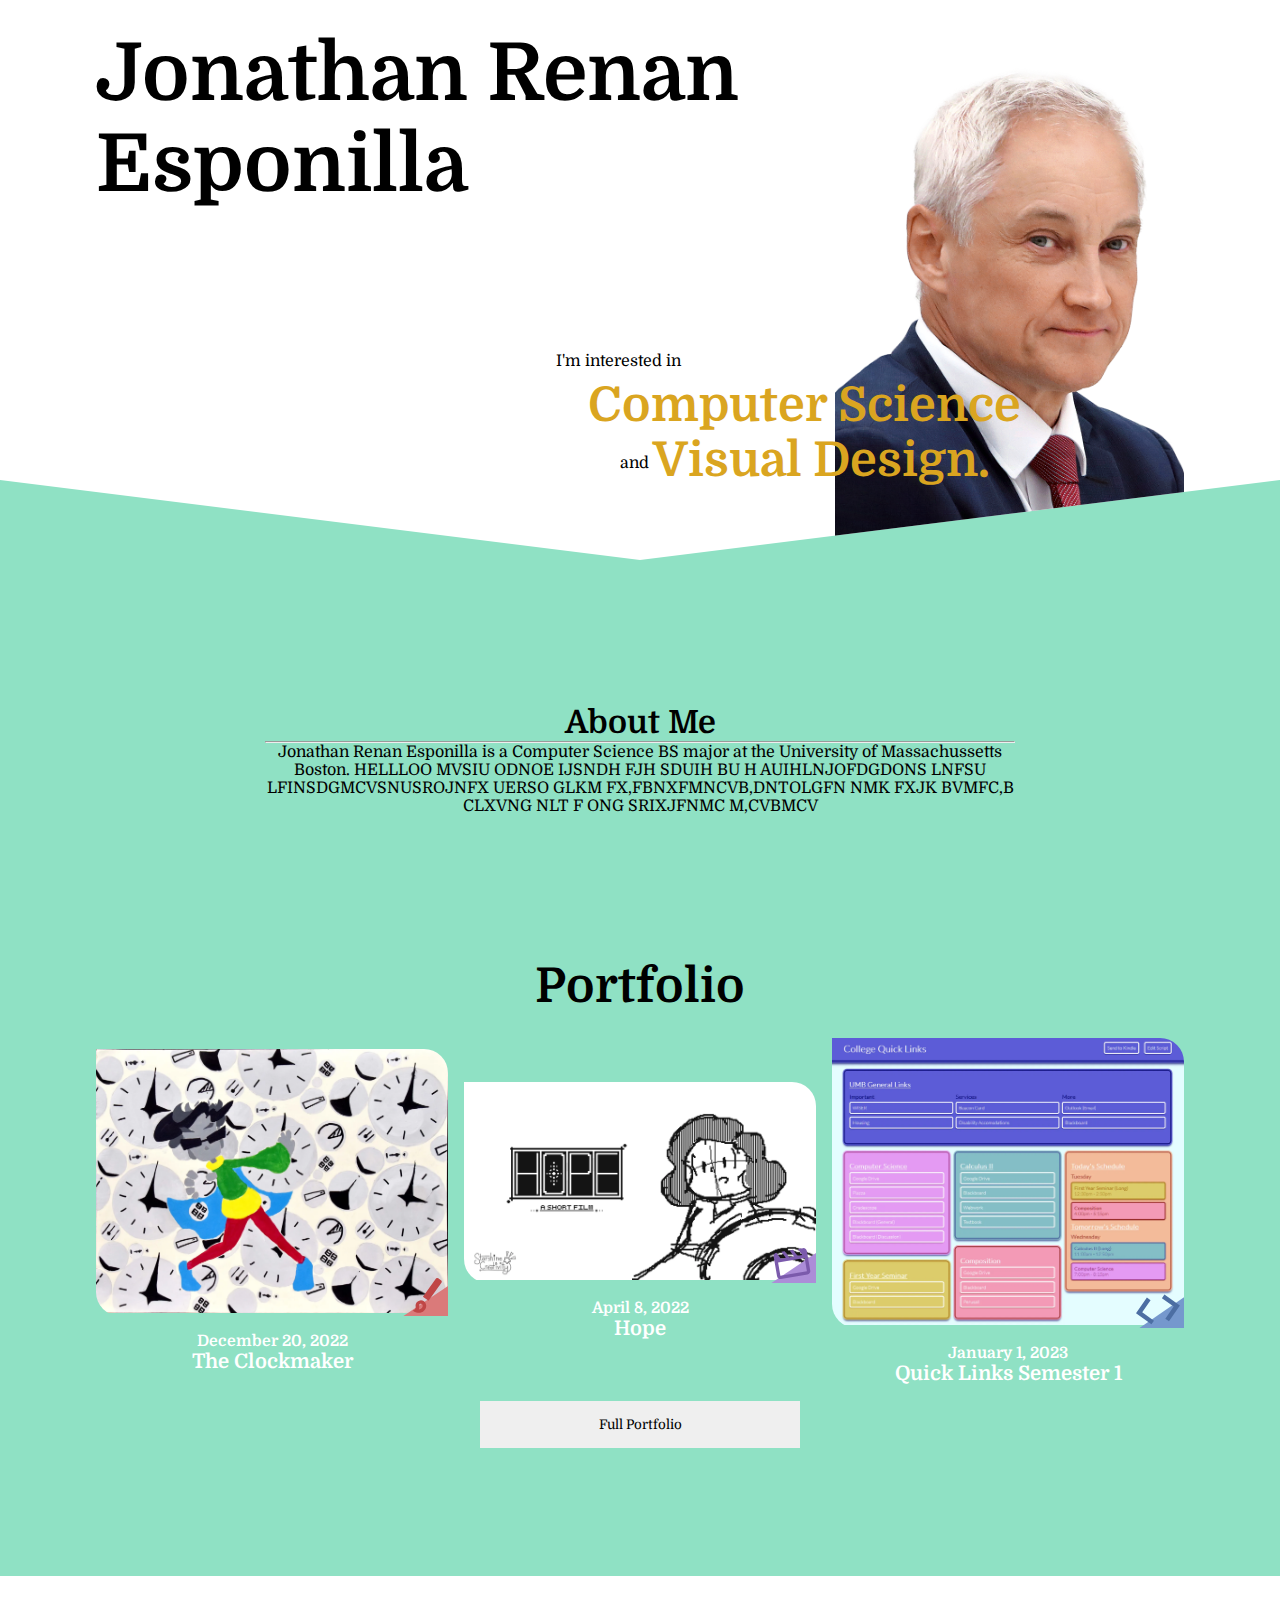
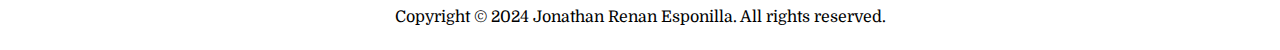
<file: index.html>
<!DOCTYPE html>
<html>



<head>
    <title>Jonathan Renan Esponilla - Portfolio Site</title>

    <meta name='viewport' content='width=device-width, initial-scale=1'>
    <link rel="icon" type="image/x-icon" href="favicon.png">
    
    <link rel="stylesheet" href="scripts/css/styles.css">
    <link rel="stylesheet" href="scripts/css/index.css">

    <script src="scripts/js/navigation.js" defer></script>
    <script src="scripts/js/portfolioEntries.js" defer></script>
    <script src="scripts/js/portfolioMini.js" defer></script>
</head>



<body>





<!-- I need an anchor navbar -->


<!-- Hero Banner -->
<header id="hero">
    <section>
        <h1>Jonathan Renan<br>Esponilla</h1>
        <img id="heroPortrait" oncontextmenu="return false" src="media/other/heroPortrait.png" alt="Portrait of Jonathan Renan Esponilla">
        <p>I'm interested in<br>&emsp;&emsp;<b>Computer Science</b><br>&emsp;&emsp;&emsp;&emsp;and <b>Visual Design.</b></p>
    </section>
</header>



<!-- About Me Section -->
<article id="about">
    <!-- Contains the Actual Text -->
    <section>
        <h1>About Me</h1>
        <hr>
        <p>Jonathan Renan Esponilla is a Computer Science BS major at the University of Massachussetts Boston. HELLLOO MVSIU ODNOE IJSNDH FJH SDUIH BU H AUIHLNJOFDGDONS LNFSU LFINSDGMCVSNUSROJNFX UERSO GLKM FX,FBNXFMNCVB,DNTOLGFN NMK FXJK BVMFC,B CLXVNG NLT F ONG SRIXJFNMC M,CVBMCV</p>
    </section>
</article>

<!-- Mini Portfolio -->
<article id="miniPortfolio">
    <h1>Portfolio</h1>
    <section>
        <!-- Illustration  -->
        <button onClick="changePage('portfolio.html', 'clockmaker')" class="miniPortfolioButton"></button>
        </button>
        <!-- Video -->
        <button onClick="changePage('portfolio.html', 'hope')" class="miniPortfolioButton">
        </button>
        <!-- Programming Project -->
        <button onClick="changePage('portfolio.html', 'quickLinksSem1')" class="miniPortfolioButton">
        </button>
    </section>
    <button onClick="changePage('portfolio.html')" id="fullPortfolioButton">Full Portfolio</button>
</article>



<!-- Footer -->
<footer>
    <p>Copyright © 2024 Jonathan Renan Esponilla. All rights reserved.</p>
</footer>





</body>

</html>
</file>
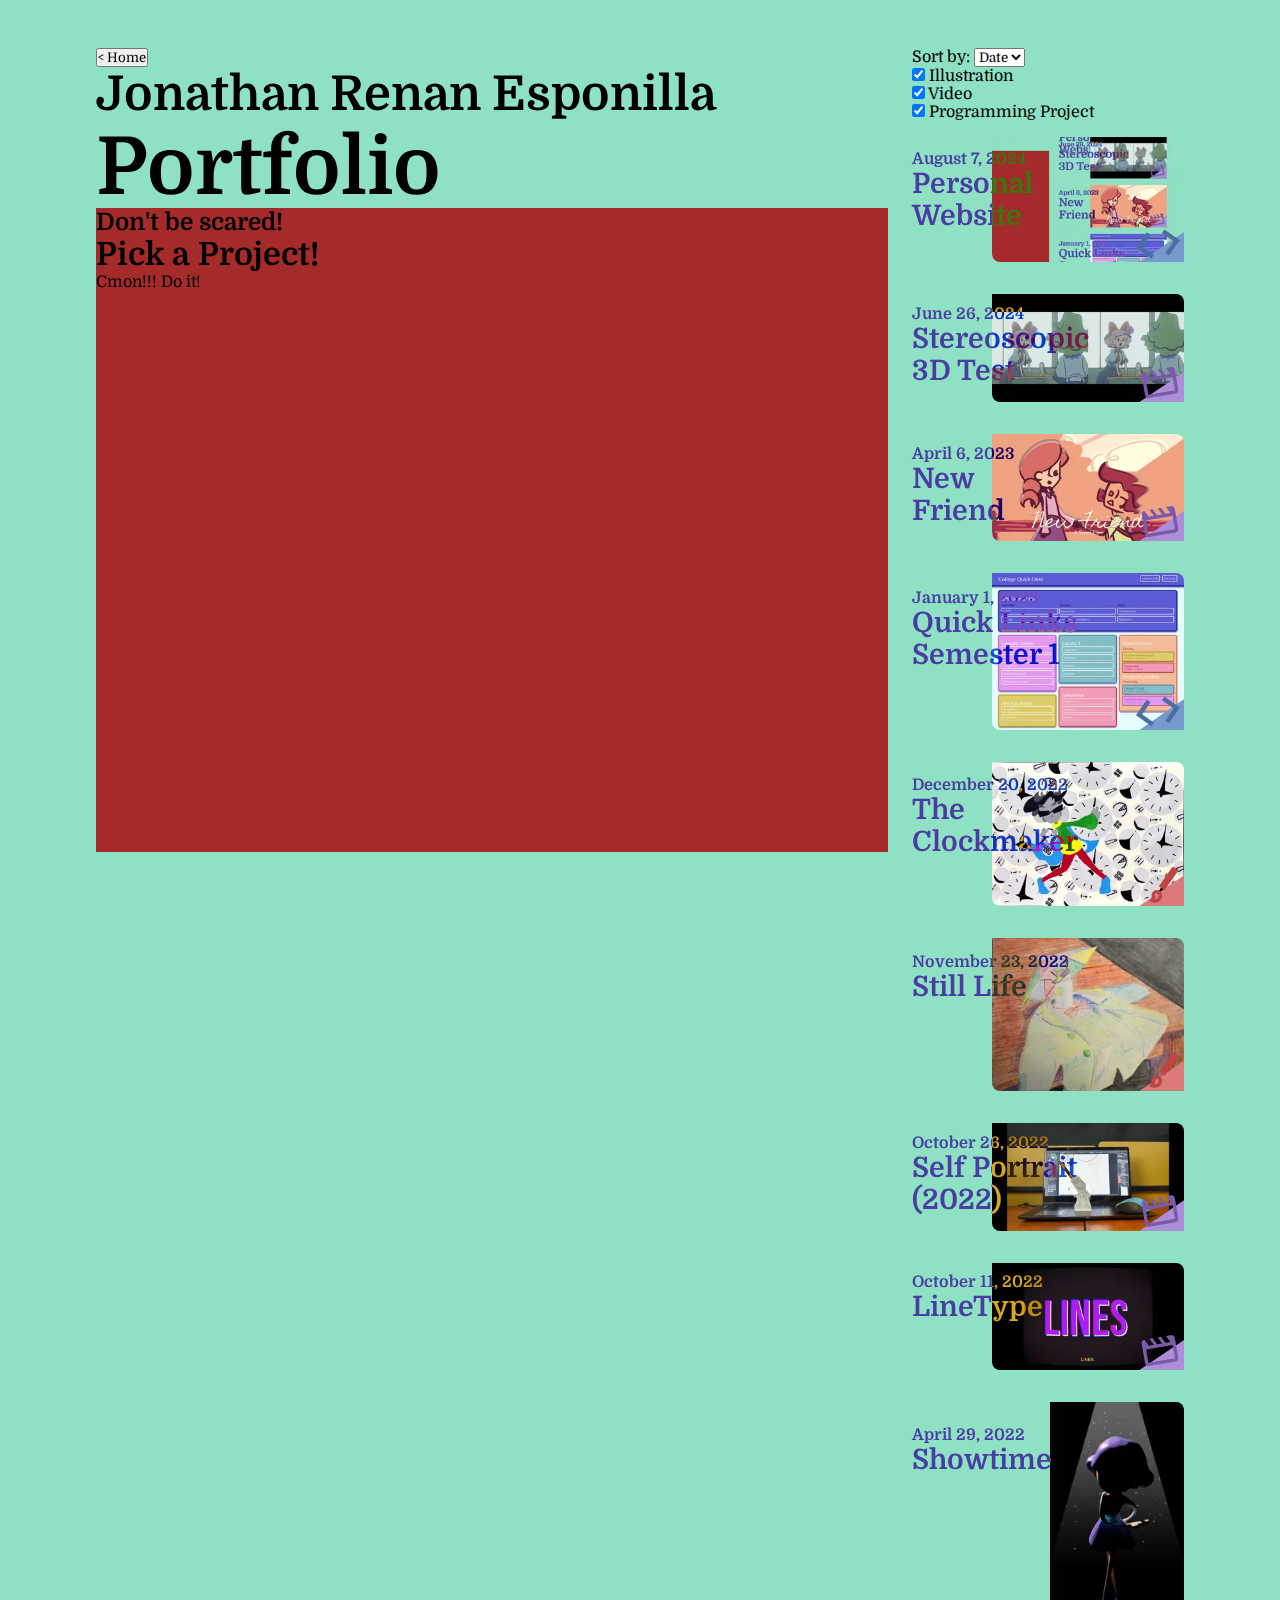
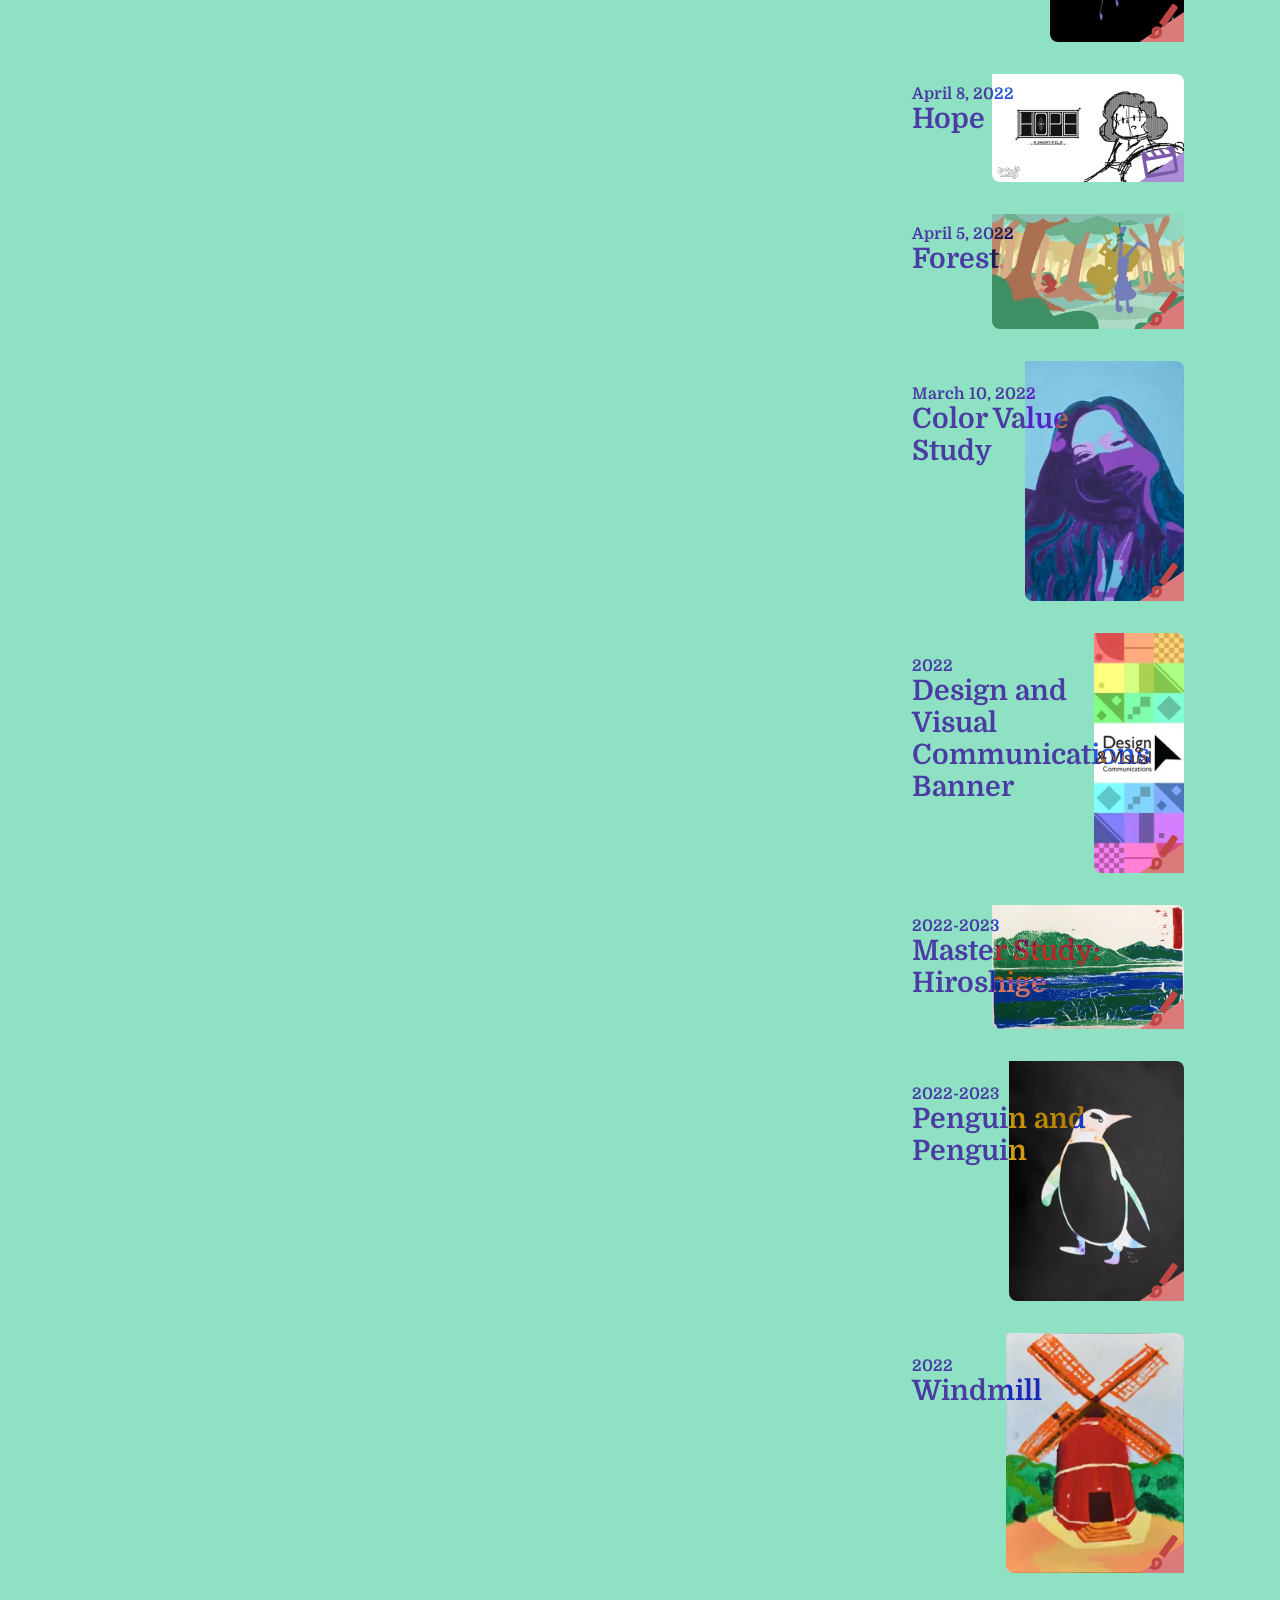
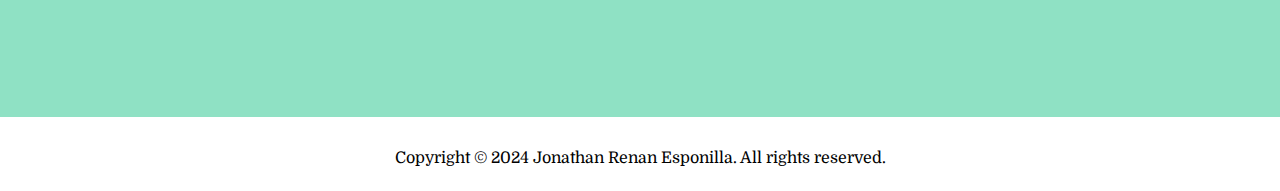
<file: portfolio.html>
<!DOCTYPE html>
<html>



<head>
    <title>Portfolio - Jonathan Renan Esponilla - Portfolio Site</title>

    <meta name='viewport' content='width=device-width, initial-scale=1'>
    <link rel="icon" type="image/x-icon" href="favicon.png">
    
    <link rel="stylesheet" href="scripts/css/styles.css">
    <link rel="stylesheet" href="scripts/css/portfolio.css">

    <script src="scripts/js/portfolioEntries.js" defer></script>
    <script src="scripts/js/portfolioGenerator.js" defer></script>
    <script src="scripts/js/navigation.js" defer></script>
</head>



<body onload="portfolioListCreate(); autoOpen();">





<!-- I need an anchor navbar -->

<main>
    <!-- Left Section -->
    <article id="portfolioView">
        <header>
            <button onclick="changePage('index.html')">< Home</button>
            <h1>Jonathan Renan Esponilla</h1>
            <h2>Portfolio</h2>
        </header>
        <section id="viewerDesktop">
            <h2>Don't be scared!</h2>
            <h1>Pick a Project!</h1>
            <p>Cmon!!! Do it!</p>
        </section>
    </article>


    <!-- Right Section -->
    <article id="portfolioFull">
        <!-- Sort and Filter Buttons -->
        <section id="portfolioToggles">
            <div>
                <label>Sort by: </label>
                <select name="sortSelect">
                    <option value="date">Date</option>
                    <option value="title">Title</option>
                </select>
            </div>
            <div>
                <div>
                    <input type="checkbox" id="filterIllustration" checked>
                    <label>Illustration</label>
                </div>
                <div>
                    <input type="checkbox" id="filterVideo" checked>
                    <label>Video</label>
                </div>
                <div>
                    <input type="checkbox" id="filterCode" checked>
                    <label>Programming Project</label>
                </div>
            </div>
        </section>
        <!-- Portfolio List -->
        <section id="portfolioList"></section>

    </article>
</main>

<!-- Full view for images -->
<article id="fullView" onclick="imageFullClose();">
    <div></div>
    <img>
</article>




<!-- Footer -->
<footer>
    <p>Copyright © 2024 Jonathan Renan Esponilla. All rights reserved.</p>
</footer>





</body>

</html>
</file>
<file: scripts/css/styles.css>
/* Merriweather */
@import url('https://fonts.googleapis.com/css2?family=Merriweather:ital,wght@0,300;0,400;0,700;0,900;1,300;1,400;1,700;1,900&display=swap');
/* Noto Serif */
@import url('https://fonts.googleapis.com/css2?family=Merriweather:ital,wght@0,300;0,400;0,700;0,900;1,300;1,400;1,700;1,900&family=Noto+Serif:ital,wght@0,100..900;1,100..900&display=swap');
/* Domine */
@import url('https://fonts.googleapis.com/css2?family=Domine:wght@400..700&family=Merriweather:ital,wght@0,300;0,400;0,700;0,900;1,300;1,400;1,700;1,900&family=Noto+Serif:ital,wght@0,100..900;1,100..900&display=swap');



/* -=-=-= Global Definitions=-=-=- */

* {
    padding: 0;
    margin: 0;
    box-sizing: border-box;
    font-family: "Domine", serif;
}

title {
    display: none;
}

:root {
    --theme-light-1: #8fe1c4;
    --theme-light-2: #ffffff;
    --theme-light-3: goldenrod;

    --vertical-margin: 8rem;
    --content-width: min(1200px, 85%);
}

body {
    background-color: var(--theme-light-1);
}

footer {
    margin-top: var(--vertical-margin);
    background-color: var(--theme-light-2);
}

footer > p {
    margin-inline: auto;
    padding: 2rem 0rem 1.5rem;
    text-align: center;
}
</file>
<file: scripts/css/index.css>
/* Hero Banner */

#hero {
    --clip-arrow-height: 5rem;
    background-color: var(--theme-light-2);
    width: 100vw;
    clip-path: polygon(0 0, 0 calc(100% - var(--clip-arrow-height)), 50% 100%, 100% calc(100% - var(--clip-arrow-height)), 100% 0);
}
@media screen and (max-width: 500px) {
    #hero {
        --clip-arrow-height: 2rem;
    }
}

#hero > section {
    width: var(--content-width);
    margin-inline: auto;
    position: relative;
    height: 35rem;
}

#hero > section > h1 {
    position: absolute;
    top: 5%;
    font-size: 5rem;
    z-index: 1;
}
@media screen and (max-width: 500px) {
    #hero > section > h1 {
        font-size: 3rem;
    }
}

#heroPortrait {
    position: absolute;
    right: 0rem;
    bottom: 0rem;
    max-width: 50%;
    max-height: 95%;
}
@media screen and (max-width: 500px) {
    #heroPortrait {
        max-width: 100%;
        right: 0vw;
        max-height: 95%;
    }
}

#hero > section > p {
    position: absolute;
    bottom: 5rem;
    right: 15%;
}
@media screen and (max-width: 750px) {
    #hero > section > p {
        right: 0;
    }
}
@media screen and (max-width: 500px) {
    #hero > section > p {
        left: 0;
    }
}

#hero > section > p > b {
    position: relative;
    color: var(--theme-light-3);
    font-size: 3rem;
    bottom: -0.5rem;
}
@media screen and (max-width: 500px) {
    #hero > section > p > b {
        font-size: 1.75rem;
        bottom: -0.25rem;
    }
}



/* About Section */

#about {
    width: 100vw;
    padding: 1rem 3rem;
    margin-top: var(--vertical-margin);
}

#about > section {
    margin-inline: auto;
    text-align: center;
    width: min(750px, 85%);
}



/* Mini Portfolio */

#miniPortfolio {
    margin-top: var(--vertical-margin);
}

#miniPortfolio > h1 {
    font-size: 3rem;
    text-align: center;
    padding-bottom: 1.5rem;
}

#miniPortfolio > section {
    display: flex;
    align-items: center;
    width: var(--content-width);
    height: min-content;
    grid-template-rows: 18vw;
    gap: 1rem;
    margin-inline: auto;
}
@media screen and (max-width: 500px) {
    #miniPortfolio > section {
        flex-direction: column;
        gap: 5vw;
    }
}

.miniPortfolioButton {
    width: 100%;
    height: fit-content;
    display: block;
    position: relative;
    padding: 0;
    background-color: transparent;
    border: none;
}

.miniPortfolioThumb {
    border-radius: 0 1.5rem 0 1.5rem;
    overflow: hidden;
    position: relative;
    outline: solid 0 var(--theme-light-3);;
}

.miniPortfolioButton:hover .miniPortfolioThumb {
    outline: solid 0.25rem var(--theme-light-3);
}

.miniPortfolioDescription {
    padding-top: 1rem;
    color: var(--theme-light-2);
}    

.miniDisplay {
    width: 100%;
    transition: all 0.1s;
}
.miniPortfolioButton:hover .miniDisplay {
    transform: scale(1.125);
}

.portfolioIcon {
    position: absolute;
    right: 0;
    bottom: 0;
    width: 3rem;
}

#fullPortfolioButton {
    display: block;
    width: 20rem;
    margin-top: 1rem;
    margin-inline: auto;
    border: none;
    padding: 1rem 0;
}
</file>
<file: scripts/css/portfolio.css>
/* The container for everything except the footer */
main {
    width: var(--content-width);
    margin-inline: auto;
    display: grid;
    grid-template-columns: auto 17rem;
    gap: 1.5rem;
    padding-top: 3rem;
}
@media screen and (max-width: 750px) {
    main {
        grid-template-columns: auto;
        grid-template-rows: auto auto;
        padding-top: 0;
    }
}





/* Main Left Side Container */
#portfolioView {
    position: sticky;
    top: 3rem;
    height: calc(100vh - 6rem);
    display: grid;
    grid-template-rows: 10rem auto;
}
@media screen and (max-width: 750px) {
    #portfolioView {
        position: relative;
        display: block;
        height: fit-content;
    }
}


/* Header */

header h1 {
    font-size: 3rem;
}

header h2 {
    font-size: 5rem;
}

/* Viewer (Desktop Size Only) */
#viewerDesktop {
    background-color: brown;
    overflow-y: scroll;
}
@media screen and (max-width: 750px) {
    #viewerDesktop {
        display: none;
    }
}

#viewerDesktop > img {
    max-width: 100%;
    max-height: 20rem;
}





/* Full Right Side */


#portfolioList {
    padding-top: 1rem;
    display: flex;
    flex-direction: column;
    gap: 1rem;
}


.portfolioEntry {
    --entry-right-padding: 0.5rem;
    --hover-transition: 0.05s;
    height: fit-content;
    position: relative;
    width: 100%;
    border: none;
    text-align: left;
    background-color: transparent;
    transition: all var(--hover-transition);
}
.portfolioEntry:hover {
    border-right: solid 0.25rem goldenrod;
    padding-right: var(--entry-right-padding);
}

.thumbText {
    position: absolute;
    top: 10%;
    left: 0;
    color: goldenrod;
    mix-blend-mode: difference;
    transition: all var(--hover-transition);
}
.portfolioEntry:hover .thumbText {
    left: 0.75rem;
}

.thumbText > h2 {
    font-size: 1rem;
}

.thumbText > h1 {
    font-size: 1.75rem;
    width: 80%;
}

.thumbnail {
    max-width: 12rem;
    max-height: 15rem;
    align-self: right;
    bottom: 0;
    right: 0;
    border-radius: 0 0.5rem 0 0.5rem;
    overflow: hidden;
    /* Alignment Right is in the html */
}

.thumbIcons {
    position: absolute;
    bottom: 0;
    right: 0;
    width: 3rem;
    transition: all var(--hover-transition);
}
.portfolioEntry:hover .thumbIcons {
    right: var(--entry-right-padding);
}


#scrollToTop {
    position: sticky;
    bottom: 3rem;
    color: red;
}




/* Fullscreen Image Viewer */
#fullView {
    position: fixed;
    top: -100vh;
    left: 0;
    width: 100vw;
    height: 100vh;
    overflow: hidden;
}

#fullView div {
    background-color: #000000;
    opacity: 80%;
    position: absolute;
    top: 50%;
    left: 50%;
    transform: translate(-50%, -50%) scale(0, 0);
    width: max(150vw, 150vh);
    height: max(150vw, 150vh);
    border-radius: 100vw;
    transition: all 0.25s;
    z-index: 0;
}

#fullView img {
    max-width: 95vw; 
    max-height: 95vh;
    position: absolute;
    top: 50%;
    left: 50%;
    transform: translate(-50%, -50%);
    opacity: 0;
    transition: all 0.125s;
    z-index: 1;
}
</file>
